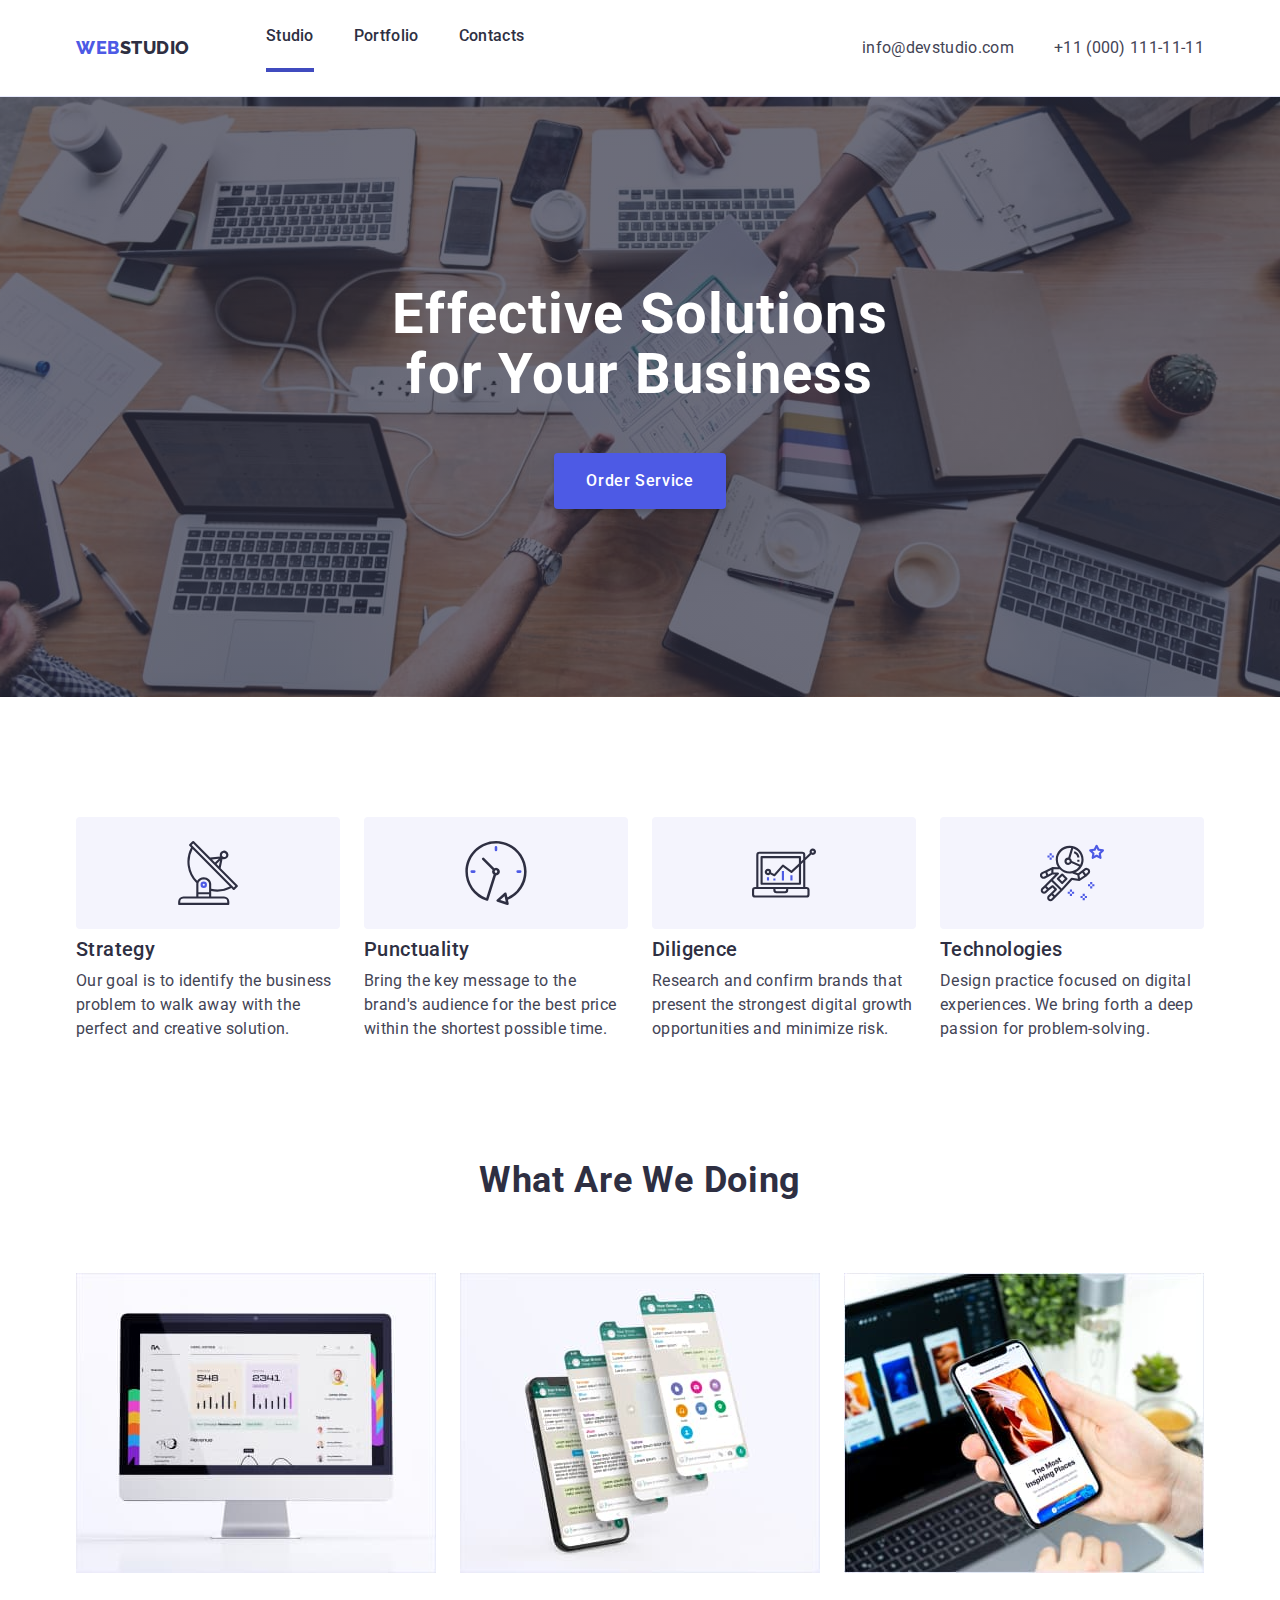
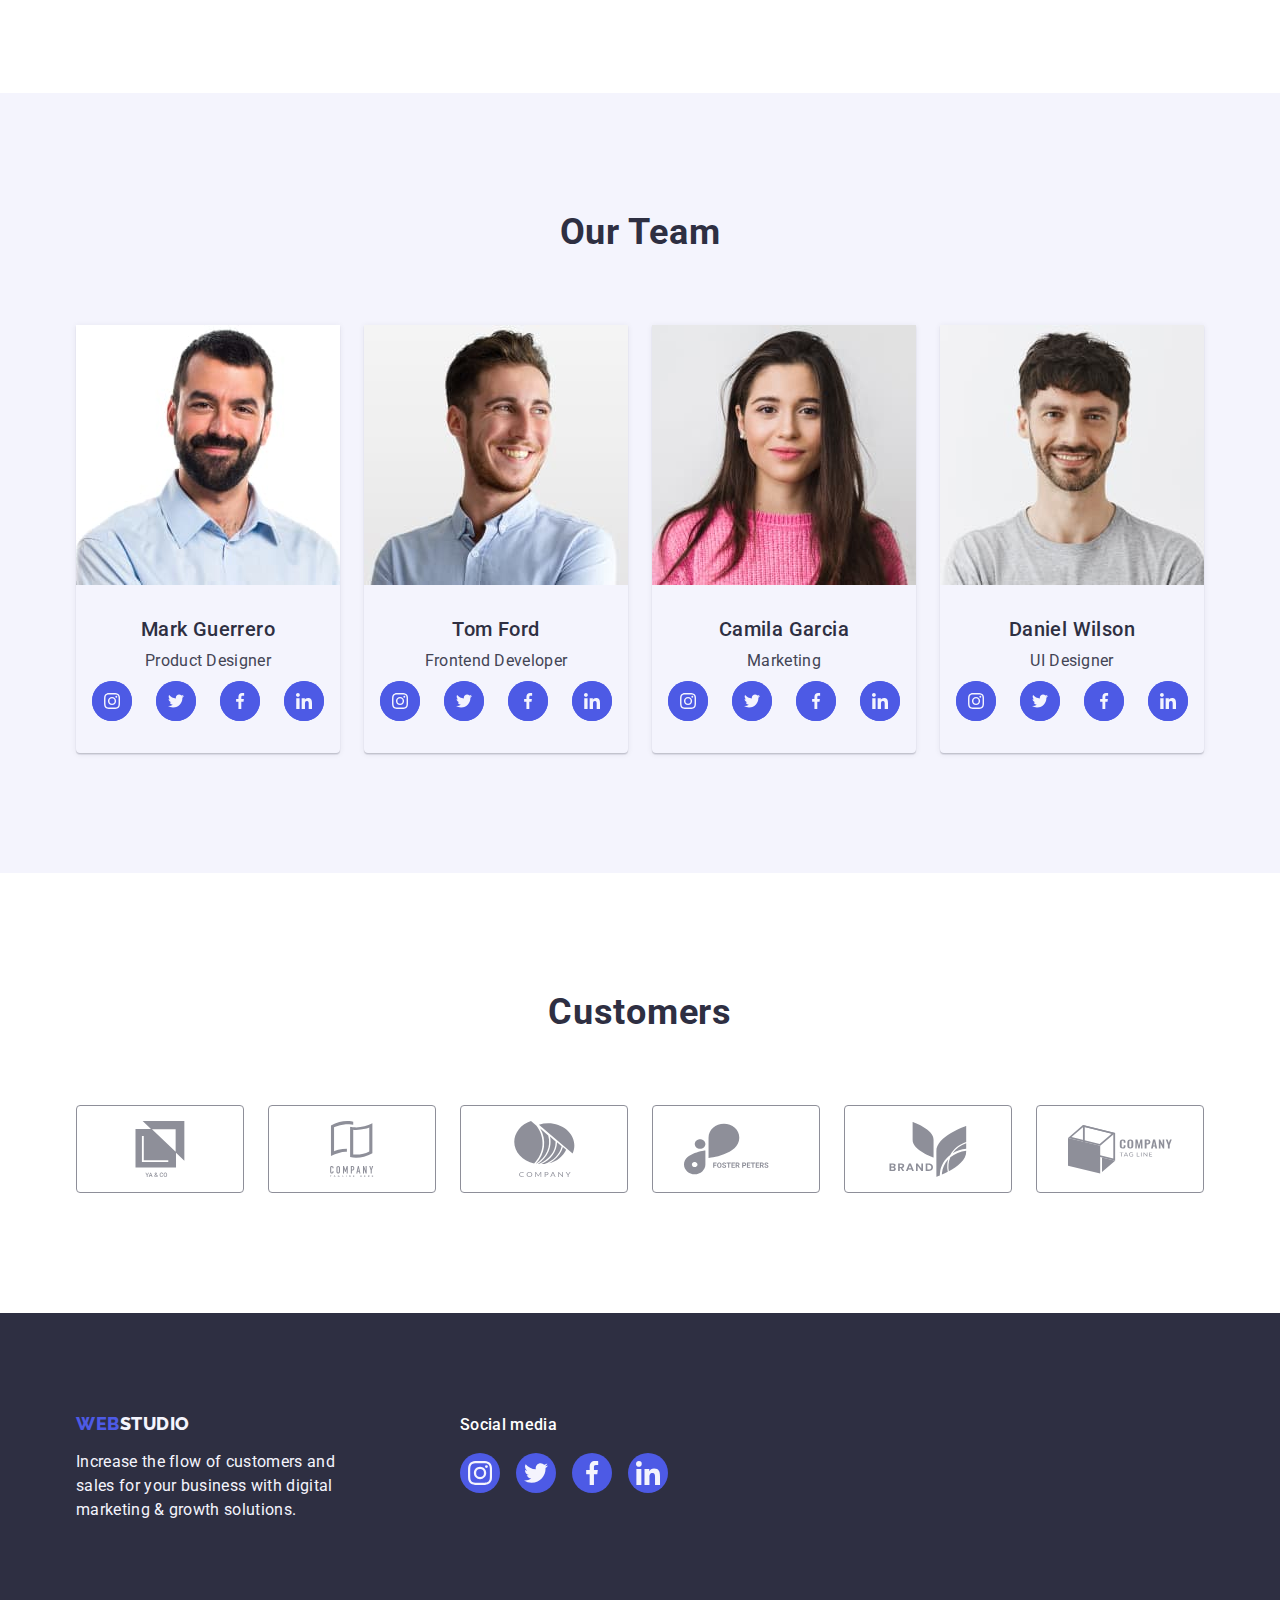
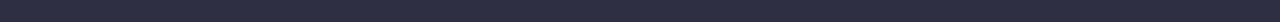
<file: index.html>
<!DOCTYPE html>
<html lang="en">
  <head>
    <meta charset="UTF-8" />
    <meta http-equiv="X-UA-Compatible" content="IE=edge" />
    <meta name="viewport" content="width=device-width, initial-scale=1.0" />
    <title>Webstudio</title>

    <link rel="preconnect" href="https://fonts.googleapis.com">
    <link rel="preconnect" href="https://fonts.gstatic.com" crossorigin>
    <link href="https://fonts.googleapis.com/css2?family=Raleway:wght@800&family=Roboto:wght@400;500;700;900&display=swap" rel="stylesheet">
    
    <link rel="stylesheet" href="https://cdnjs.cloudflare.com/ajax/libs/modern-normalize/2.0.0/modern-normalize.min.css">

    <link rel="stylesheet" href="./css/styles.css">
  </head>
  <body>

    <!-- header -->
    <header  class="hedear-border">
      <div class="container header-nav">

        <nav class="nav-nav" >
        <a href="./index.html" class="logo link">Web<span class="logo-blak">Studio</span></a>
        <ul class="list nav-item">
          <li class="item item-after"><a href="./index.html" class="link-link link">Studio</a></li>
          <li class="item"><a href="./portfolio.html" class="link-link  link">Portfolio</a></li>
          <li class="item"><a href="" class="link-link  link">Contacts</a></li>
        </ul>
      </nav>
   

      <address class="address ">
        <ul class="list address-item">
          <li class="item"><a href="mailto:info@devstudio.com" class="address  link">info@devstudio.com</a></li>
          <li class="item"><a href="tel:+110001111111" class="address link">+11 (000) 111-11-11</a></li>
        </ul>
      </address>

     </div>
    </header>
    <!-- main -->
    <main>

      <!-- section1 -->
      
      <section class="hero section-hero">
        <div class="container">
        <h1 class="header">Effective Solutions for Your Business</h1>

        <button type="button" class="button pointer ">Order Service</button>
      </div >
    </section>
      

      <!-- section2 Our operating principles -->
      
      <section class="section-principles">
        <div class="container">
       
          <h2 class="header-two" hidden>Our operating principles</h2>
        <ul class="list principles">
          <li class="item-principiles">
              <div class="principles-icon-back list principles-flex">
                <svg  width="64" height="64">
                  <use  href="./images/icons.svg#icon-antenna-1" >
                  </use>
                 </svg>
               </div>
            <h3 class="header-three header-principelis">Strategy</h3>
            <p class="text">
              Our goal is to identify the business problem to walk away with the
              perfect and creative solution.
            </p>
          </li>

          <li class="item-principiles">
            <div class="principles-icon-back list principles-flex">
              <svg  width="64" height="64">
               <use href="./images/icons.svg#icon-clock-1" >
               </use>
              </svg>
            </div>
            <h3 class="header-three header-principelis">Punctuality</h3>
            <p class="text">
              Bring the key message to the brand's audience for the best price
              within the shortest possible time.
            </p>
          </li>

          <li class="item-principiles">
            <div class="principles-icon-back list principles-flex">
              <svg  width="64" height="64">
               <use href="./images/icons.svg#icon-diagram-1" >
               </use>
              </svg>
            </div>
            <h3 class="header-three header-principelis">Diligence</h3>
            <p class="text">
              Research and confirm brands that present the strongest digital
              growth opportunities and minimize risk.
            </p>
          </li>

          <li class="item-principiles">
            <div class="principles-icon-back list principles-flex">
              <svg  width="64" height="64">
               <use href="./images/icons.svg#icon-astronaut-1" >
               </use>
              </svg>
            </div>
            <h3 class="header-three header-principelis">Technologies</h3>
            <p class="text">
              Design practice focused on digital experiences. We bring forth a
              deep passion for problem-solving.
            </p>
          </li>
        </ul> 

      </div>
      </section>

      <!-- section 3 What are we doing -->
      <section class="section-what">
      <div class="container">
        <h2 class="header-twoo header-twoo-text">What are we doing</h2>
        <ul class="list what">
          <li class="what-li">
            <img src="./images/monitor_1.jpg" alt="monitor" width="360" />
          </li>
          <li class="what-li">
            <img src="./images/pages_1.jpg" alt="phone pages" width="360" />
          </li>
          <li class="what-li">
            <img src="./images/picture_1.jpg" alt="picture on the phone" width="360" />
          </li>
        </ul>
        </div>
      </section>

      <!-- section 4 Our Team -->
      <section class="section-team">
      <div class="container">
      
        <h2 class="header-twoo header-twoo-text">Our Team</h2>
        <ul class="list team-team">
          <li class="team">
            <img src="./images/Mark_1.jpg" alt="Mark Guerrero" width="264" />

            <div class="section-four">
            <h3 class="header-three text-team-li">Mark Guerrero</h3>
            <p class="text text-team">Product Designer</p>

            <ul class="list team-flex">
              <li class="style">
                <a href="" class="team-icon-back">
                  <svg class="icon-fill" width="16" height="16">
                    <use href="./images/icons.svg#icon-instagram" >
                    </use>
                  </svg>
                </a>
              </li>
              <li class="style">
                <a href="" class="team-icon-back">
                  <svg class="icon-fill" width="16" height="16">
                    <use href="./images/icons.svg#icon-twitter" >
                    </use>
                  </svg>
                </a>
              </li>
              <li class="style">
                <a href="" class="team-icon-back">
                  <svg class="icon-fill" width="16" height="16">
                    <use href="./images/icons.svg#icon-facebook" >
                    </use>
                  </svg>
                </a>
              </li>
              <li class="style">
                <a href="" class="team-icon-back" >
                  <svg class="icon-fill" width="16" height="16">
                    <use href="./images/icons.svg#icon-linkedin" >
                    </use>
                  </svg>
                </a>
              </li>
            </ul>
            </div>
          </li>

          <li class="team">
            <img src="./images/Tom_1.jpg" alt="Tom Ford" width="264" />

           <div class="section-four">
            <h3 class="header-three text-team-li">Tom Ford</h3>
            <p class="text text-team">Frontend Developer</p>

            <ul class="list team-flex">
              <li class="style">
                <a href="" class="team-icon-back">
                  <svg class="icon-fill" width="16" height="16">
                    <use href="./images/icons.svg#icon-instagram" >
                    </use>
                  </svg>
                </a>
              </li>
              <li class="style">
                <a href="" class="team-icon-back">
                  <svg class="icon-fill" width="16" height="16">
                    <use href="./images/icons.svg#icon-twitter" >
                    </use>
                  </svg>
                </a>
              </li>
              <li class="style">
                <a href="" class="team-icon-back">
                  <svg class="icon-fill" width="16" height="16">
                    <use href="./images/icons.svg#icon-facebook" >
                    </use>
                  </svg>
                </a>
              </li>
              <li class="style">
                <a href="" class="team-icon-back">
                  <svg class="icon-fill" width="16" height="16">
                    <use href="./images/icons.svg#icon-linkedin" >
                    </use>
                  </svg>
                </a>
              </li>
            </ul>
            </div>
          </li>

          <li class="team">
            <img src="./images/Camila_1.jpg" alt="Camila Garcia" width="264" />

            <div class="section-four">
            <h3 class="header-three text-team-li">Camila Garcia</h3>
            <p class="text text-team">Marketing</p>
        
            <ul class="list team-flex">
              <li class="style">
                <a href="" class="team-icon-back">
                  <svg class="icon-fill" width="16" height="16">
                    <use href="./images/icons.svg#icon-instagram" >
                    </use>
                  </svg>
                </a>
              </li>
              <li class="style">
                <a href="" class="team-icon-back">
                  <svg class="icon-fill" width="16" height="16">
                    <use href="./images/icons.svg#icon-twitter" >
                    </use>
                  </svg>
                </a>
              </li>
              <li class="style">
                <a href="" class="team-icon-back">
                  <svg class="icon-fill" width="16" height="16">
                    <use href="./images/icons.svg#icon-facebook" >
                    </use>
                  </svg>
                </a>
              </li>
              <li class="style">
                <a href="" class="team-icon-back">
                  <svg class="icon-fill" width="16" height="16">
                    <use href="./images/icons.svg#icon-linkedin" >
                    </use>
                  </svg>
                </a>
              </li>
            </ul>
          </div>
          </li>

          <li class="team">
            <img src="./images/Daniel_1.jpg" alt="Daniel Wilson" width="264" />

            <div class="section-four">
            <h3 class="header-three text-team-li">Daniel Wilson</h3>
            <p class="text text-team">UI Designer</p>

            <ul class="list team-flex">
              <li class="style">
                <a href="" class="team-icon-back">
                  <svg class="icon-fill" width="16" height="16">
                    <use href="./images/icons.svg#icon-instagram" >
                    </use>
                  </svg>
                </a>
              </li>
              <li class="style">
                <a href="" class="team-icon-back">
                  <svg class="icon-fill" width="16" height="16">
                    <use href="./images/icons.svg#icon-twitter" >
                    </use>
                  </svg>
                </a>
              </li>
              <li class="style">
                <a href="" class="team-icon-back">
                  <svg class="icon-fill" width="16" height="16">
                    <use href="./images/icons.svg#icon-facebook" >
                    </use>
                  </svg>
                </a>
              </li>
              <li class="style">
                <a href="" class="team-icon-back">
                  <svg class="icon-fill" width="16" height="16">
                    <use href="./images/icons.svg#icon-linkedin" >
                    </use>
                  </svg>
                </a>
              </li>
            </ul>
          </div>
        </li>
      </ul>
      </div>
    </section>
    
    
    <!-- section 5 -->
    
    <section class="section-customer">
      <div class="container">
        <h2 class="text-customer">Customers</h2>
        <ul class="list customer-flex">
          <li class="customer-icon">
            <a href="" class="customer-flex-icon">
            <svg  class="icon-hover" width="104" height="56" >
              <use  href="./images/icons.svg#icon-group" >
              </use>
            </svg>
          </a>
          </li>
          <li class="customer-icon">
            <a href="" class="customer-flex-icon">
            <svg class="icon-hover" width="104" height="56" >
              <use href="./images/icons.svg#icon-group-1" >
              </use>
            </svg>
          </a>
          </li>
          <li class="customer-icon">
            <a href="" class="customer-flex-icon">
            <svg class="icon-hover" width="104" height="56">
              <use href="./images/icons.svg#icon-group-2" >
              </use>
            </svg>
          </a>
          </li>
          <li class="customer-icon">
            <a href="" class="customer-flex-icon">
            <svg class="icon-hover" width="104" height="56">
              <use  href="./images/icons.svg#icon-group-3" >
              </use>
            </svg>
          </a>
          </li>
          <li class="customer-icon">
            <a href="" class="customer-flex-icon">
            <svg class="icon-hover" width="104" height="56">
              <use href="./images/icons.svg#icon-group-4" >
              </use>
            </svg>
          </a>
          </li>
          <li class="customer-icon">
            <a href="" class="customer-flex-icon">
            <svg class="icon-hover" width="104" height="56">
              <use href="./images/icons.svg#icon-group-5" >
              </use>
            </svg>
          </a>
          </li>
        </ul>


      </div>

    </section>
    </main>


    <!-- footer -->
    
    <footer class="footer">
   <div class="container footer-flex-main"> 
    
    <div class="media-second">
      <a href="./index.html" class="logo link logo-item">Web<span class="logo-footer">Studio</span></a>

      <p class="text-footer">
        Increase the flow of customers and sales for your business with digital
        marketing & growth solutions.
      </p>
    </div>
    <div >
      <p class="media" >Social media</p>

      <ul class="list footer-flex-second">
        
        <li class="footer-icon-back-li">
          <a href="" class="footer-icon-back ">
            <svg class="footer-icon-hover" width="24" height="24">
              <use href="./images/icons.svg#icon-instagram" >
              </use>
            </svg>
          </a>
        </li>
        <li class="footer-icon-back-li">
          <a href="" class="footer-icon-back ">
            <svg class="footer-icon-hover" width="24" height="24">
              <use href="./images/icons.svg#icon-twitter" >
              </use>
            </svg>
          </a>
        </li>
        <li class="footer-icon-back-li">
          <a href="" class="footer-icon-back ">
            <svg class="footer-icon-hover" width="24" height="24">
              <use href="./images/icons.svg#icon-facebook" >
              </use>
            </svg>
          </a>
        </li>
        <li class="footer-icon-back-li">
          <a href="" class="footer-icon-back ">
            <svg class="footer-icon-hover" width="24" height="24">
              <use href="./images/icons.svg#icon-linkedin" >
              </use>
            </svg>
          </a>
        </li>
       </ul>
    </div>
   
  </div>
    </footer>

  </body>
</html>
</file>
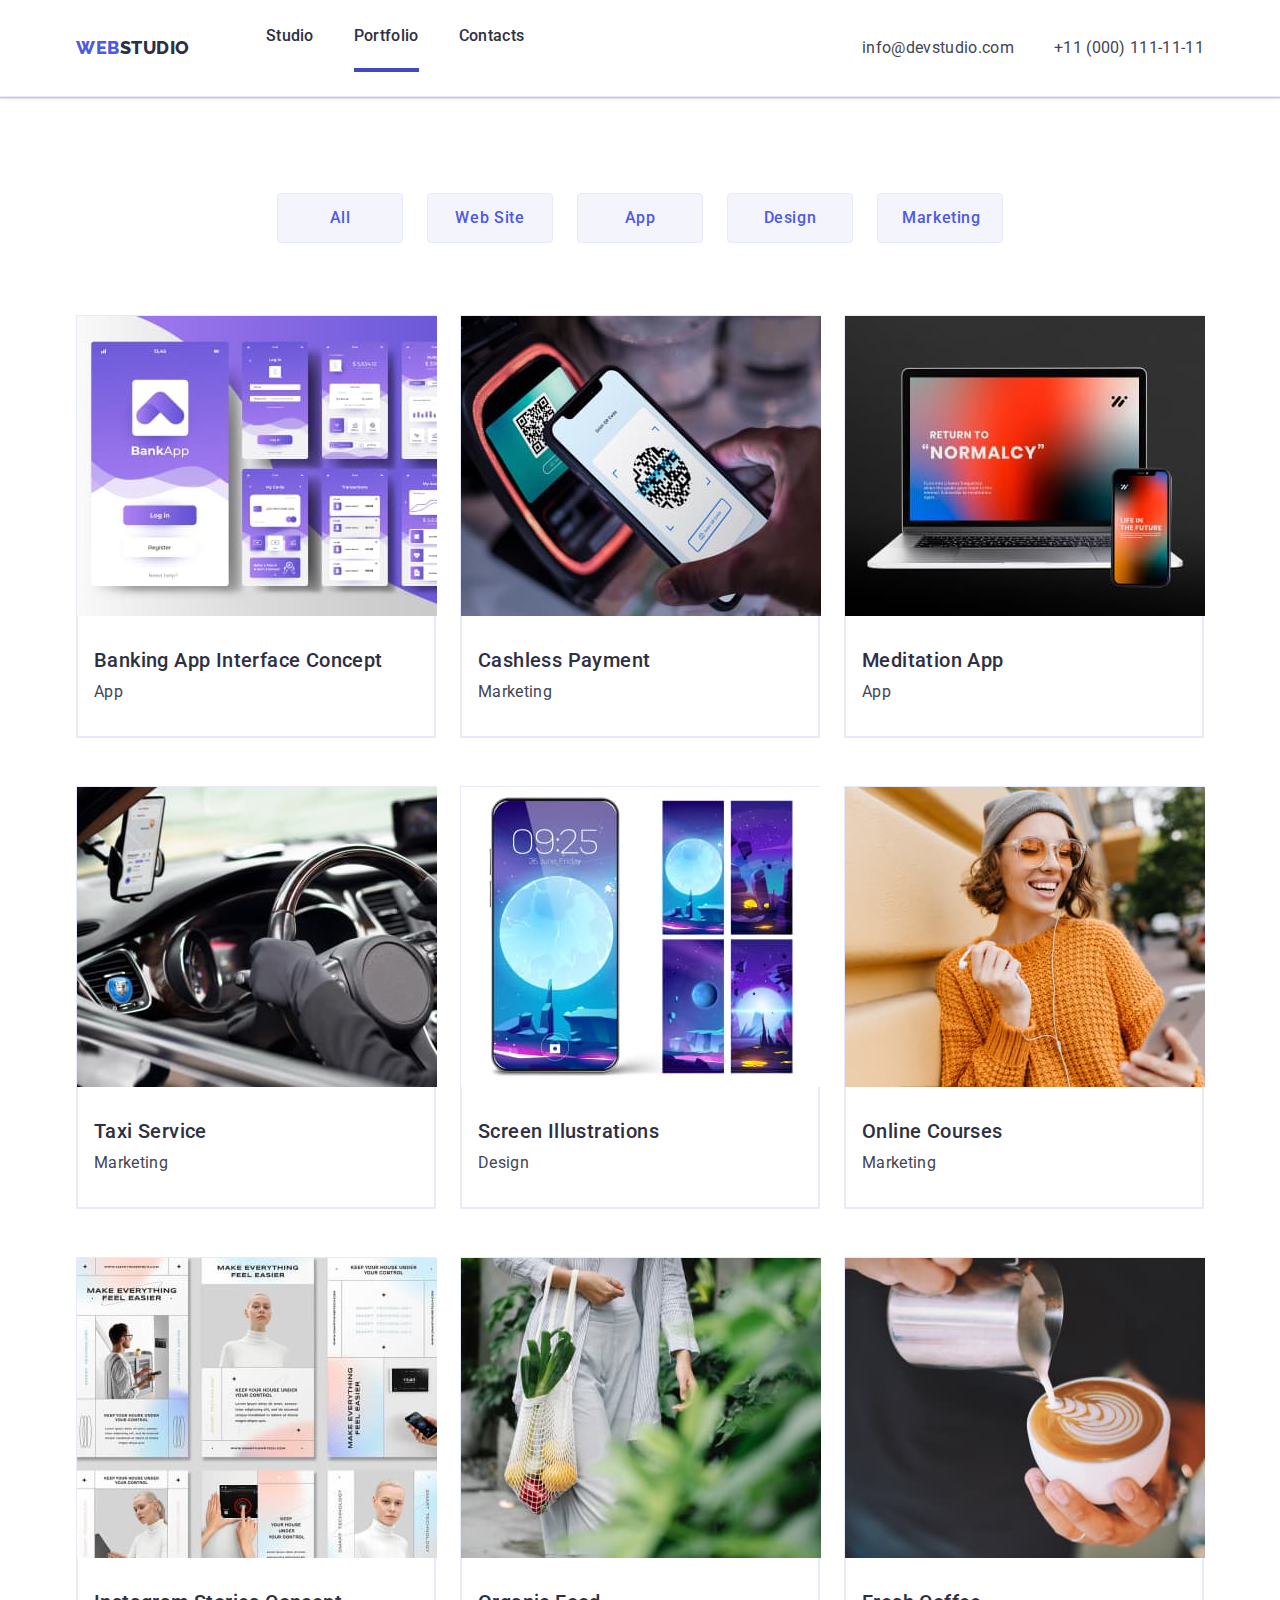
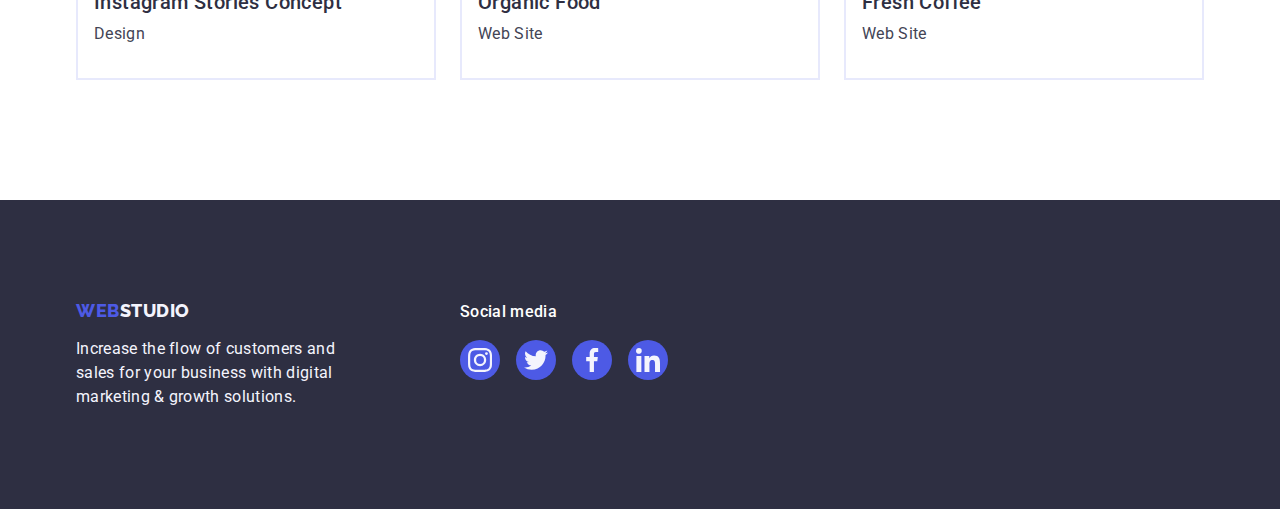
<file: portfolio.html>
<!DOCTYPE html>
<html lang="en">
  <head>
    <meta charset="UTF-8" />
    <meta http-equiv="X-UA-Compatible" content="IE=edge" />
    <meta name="viewport" content="width=device-width, initial-scale=1.0" />
    <title>WebStudio</title>
    
    <link rel="preconnect" href="https://fonts.googleapis.com">
    <link rel="preconnect" href="https://fonts.gstatic.com" crossorigin>
    <link href="https://fonts.googleapis.com/css2?family=Raleway:wght@800&family=Roboto:wght@400;500;700;900&display=swap" rel="stylesheet">

    <link rel="stylesheet" href="https://cdnjs.cloudflare.com/ajax/libs/modern-normalize/2.0.0/modern-normalize.min.css">

    <link rel="stylesheet" href="./css/styles.css">

  </head>
  <body>
    <!-- header -->
    <header  class="hedear-border">
      <div class="container header-nav">

        <nav class="nav-nav" >
        <a href="./index.html" class="logo link">Web<span class="logo-blak">Studio</span></a>
        <ul class="list nav-item">
          <li class="item"><a href="./index.html" class="link-link  link">Studio</a></li>
          <li class="item item-after"><a href="./portfolio.html" class="link-link  link">Portfolio</a></li>
          <li class="item"><a href="" class="link-link  link">Contacts</a></li>
        </ul>
      </nav>
   

      <address class="address ">
        <ul class="list address-item">
          <li class="item"><a href="mailto:info@devstudio.com" class="address  link">info@devstudio.com</a></li>
          <li class="item"><a href="tel:+110001111111" class="address  link">+11 (000) 111-11-11</a></li>
        </ul>
      </address>

     </div>
    </header>
    
    <!-- main -->
    <main>

      <section class="section-portfolio">
      <div class="container">
        <h1 hidden>Portfolio</h1>
        <ul class="list btn-li">
          <li >
            <button type="button" class="btn-portfolio pointer">All</button>
          </li>
          <li >
            <button type="button" class="btn-portfolio pointer">Web Site</button>
          </li>
          <li >
            <button type="button" class="btn-portfolio pointer">App</button>
          </li>
          <li >
            <button type="button" class="btn-portfolio pointer">Design</button>
          </li>
          <li >
            <button type="button" class="btn-portfolio pointer">Marketing</button>
          </li>
        </ul>
     
        <ul class="list flex-container-li">
            <li class="flex-element">
              <a href=""  class="link main-hover">
                
                <img  src="./images/banking1.jpg" alt="bankapp" width="360">
              
                <div class="item-style"> 
                <h2 class="header-three text-portfolio">Banking App Interface Concept</h2>
               <p class="text text-portfolio-li">App</p>
              </div>
            </a>
            </li>
            
            <li class="flex-element">
              <a href="" class="link main-hover">
                <img  src="./images/cashless1.jpg" alt="cashless" width="360">
               
                <div class="item-style"> 
                <h2 class="header-three text-portfolio">Cashless Payment</h2>
                <p class="text text-portfolio-li">Marketing</p>
                </div>
              </a>
            </li>

            <li class="flex-element">
              <a href=""  class="link main-hover">
                <img  src="./images/meditation1.jpg" alt="return_to_normalcy" width="360">

                <div class="item-style"> 
            <h2 class="header-three text-portfolio">Meditation App</h2>
            <p class="text text-portfolio-li">App</p>
              </div>
          </a>
            </li>
       
            <li class="flex-element"> 
                <a href=""  class="link main-hover">
                  <img  src="./images/taxi1.jpg" alt="taxi" width="360">

                  <div class="item-style"> 
                <h2 class="header-three text-portfolio">Taxi Service</h2>
                <p class="text text-portfolio-li">Marketing</p>
              </div>
              </a>
            </li>

            <li class="flex-element">
              <a href="" class="link main-hover">
                <img  src="./images/screen1.jpg" alt="screen" width="360">

                <div class="item-style"> 
                <h2 class="header-three text-portfolio">Screen Illustrations</h2>
                <p class="text text-portfolio-li">Design</p>
                </div>
              </a>
            </li>

            <li class="flex-element">
              <a href=""  class="link main-hover">
                <img  src="./images/online1.jpg" alt="girl_talking_online" width="360">

                <div class="item-style"> 
                <h2 class="header-three text-portfolio">Online Courses</h2>
                <p class="text text-portfolio-li">Marketing</p>
                </div>
              </a>
            </li>
       
            <li class="flex-element">
              <a href=""  class="link main-hover">
                <img  src="./images/instagram1.jpg" alt="instagram_stories" width="360">

                <div class="item-style"> 
                <h2 class="header-three text-portfolio">Instagram Stories Concept</h2>
                <p class="text text-portfolio-li">Design</p>
                </div>
              </a>
                
            </li>
            <li class="flex-element">
              <a href=""  class="link main-hover">
                <img  src="./images/organic1.jpg" alt="organic_food" width="360">

                <div class="item-style"> 
                <h2 class="header-three text-portfolio">Organic Food</h2>
                <p class="text text-portfolio-li">Web Site</p>
                </div>
              </a>
            </li>

            <li class="flex-element">
              <a href=""  class="link main-hover">
                <img  src="./images/coffe1.jpg" alt="coffe" width="360">

                <div class="item-style"> 
                <h2 class="header-three text-portfolio">Fresh Coffee</h2>
                <p class="text text-portfolio-li">Web Site</p>
                </div>
              </a>
            </li>
        </ul>
      </div>
      </section>
    </main>

    <!-- footer -->
    <footer class="footer">
      <div class="container footer-flex-main"> 
       
       <div class="media-second">
         <a href="./index.html" class="logo link logo-item">Web<span class="logo-footer">Studio</span></a>
   
         <p class="text-footer">
           Increase the flow of customers and sales for your business with digital
           marketing & growth solutions.
         </p>
       </div>
       <div >
         <p class="media" >Social media</p>
   
         <ul class="list footer-flex-second">
           
           <li class="footer-icon-back-li">
             <a href="" class="footer-icon-back ">
               <svg class="footer-icon-hover" width="24" height="24">
                 <use href="./images/icons.svg#icon-instagram" >
                 </use>
               </svg>
             </a>
           </li>
           <li class="footer-icon-back-li">
             <a href="" class="footer-icon-back ">
               <svg class="footer-icon-hover" width="24" height="24">
                 <use href="./images/icons.svg#icon-twitter" >
                 </use>
               </svg>
             </a>
           </li>
           <li class="footer-icon-back-li">
             <a href="" class="footer-icon-back ">
               <svg class="footer-icon-hover" width="24" height="24">
                 <use href="./images/icons.svg#icon-facebook" >
                 </use>
               </svg>
             </a>
           </li>
           <li class="footer-icon-back-li">
             <a href="" class="footer-icon-back ">
               <svg class="footer-icon-hover" width="24" height="24">
                 <use href="./images/icons.svg#icon-linkedin" >
                 </use>
               </svg>
             </a>
           </li>
          </ul>
       </div>
      
     </div>
       </footer>
   
     </body>
   </html>
</file>
<file: css/styles.css>
* {
    box-sizing: border-box;
}


:root { --address-color: #434455; 
    --background-main: #FFFFFF;
    --logo-color:#2E2F42;
    --link-color:#4D5AE5;
    --hover-color:#404BBF;
    --background-section: #F4F4FD;
    --border-color: #E7E9FC;
    --backgraund-icon: #8e8f99;
    
}

p,h1,h2,h3,h4,h5,h6,ul,ol {
    margin: 0;
    padding: 0;
}

img {
    display: block;
}

body {
   font-family: "Roboto", sans-serif;
   color: var(--address-color);
   background: var(--background-main);

}

.container {
width: 1158px;
padding: 0 15px;
margin: 0 auto;
}

/* header */

.hedear-border {
    border-bottom: 1px solid #E7E9FC;
    padding-top:  24px;
    padding-bottom: 24px;
    box-shadow: 0px 2px 1px rgba(46, 47, 66, 0.08), 0px 1px 1px rgba(46, 47, 66, 0.16), 0px 1px 6px rgba(46, 47, 66, 0.08);
}

.logo-blak {
font-family: "Raleway", sans-serif;
font-style: normal;
font-weight: 800;
font-size: 18px;
line-height: 1.17;

/* display: flex; align-items: center;*/

letter-spacing: 0.03em;
text-transform: uppercase;

color: var(--logo-color);

text-decoration: none;

}

.logo {
font-family: "Raleway", sans-serif;
font-style: normal;
font-weight: 800;
font-size: 18px;
line-height: 1.17;

margin-right: 76px;

/* display: flex; 
align-items: center;*/

letter-spacing: 0.03em;
text-transform: uppercase;

color: var(--link-color);
}

.link {text-decoration: none;

}

.list {
    list-style: none;
}

.nav-nav {
    display: flex;
    align-items: center;
}

.nav-item {
    display: flex;
}

.nav-item .item {
    margin-right: 40px;
}

.nav-item .item:last-child {
margin-right: 0;
    }

.link-link {
padding: 24px 0;

    font-weight: 500;
    font-size: 16px;
    line-height: 1.5;
  
    letter-spacing: 0.02em;
      
    color: var(--logo-color);
 
    transition-property: color;
    transition-duration: 250ms;
    transition-timing-function: cubic-bezier(0.4, 0, 0.2, 1);
}
 
.link-link:hover,
.link-link:focus {
    color:var(--hover-color);}



    .item-after::after {
    display: block;
    margin-top: 20px;
    content: "";
    width: 100%;
    height: 4px;
    background-color: var(--hover-color);

}
.address-item {
    display: flex;
    gap: 40px;
}

/* .address-item .item+.item {
    margin-left: 40px;
} */

.header-nav {
    display: flex;
    align-items: center;
     /* padding-top: 24px;  */
     /* padding-bottom: 24px; */
    
}
.address {
margin-left: auto;
/* padding-top: 24px; 
padding-bottom: 24px; */

font-family: "Roboto", sans-serif;
font-style: normal;
font-weight: 400;
font-size: 16px;
line-height: 1.5;

letter-spacing: 0.02em;

color:  var(--address-color);

transition-property: color;
transition-duration: 250ms;
transition-timing-function: cubic-bezier(0.4, 0, 0.2, 1);

}

.address:hover,
.address:focus {
color:var(--hover-color);
}

/* main */

/* section1 */
.header {
    font-weight: 700;
    font-size: 56px;
    line-height: 1.07;
    
    text-align: center;
    letter-spacing: 0.02em;
    
    text-align: center;

    color: var(--background-main);

    max-width: 496px;

    margin: 0 auto;
    
    margin-bottom: 48px;
}

.section-hero {
    background-size: cover;

    padding-top: 188px;
    padding-bottom: 188px;
}

.hero {
/* background: var(--logo-color); */
          
    background-color: #2E2F42;
    background-image: linear-gradient(rgba(46, 47, 66, 0.7), rgba(46, 47, 66, 0.7)),  
                      url(../images/office_1.jpg);
    background-repeat: no-repeat;
    background-position: center;
    background-size: cover;
    max-width: 1440px;

text-align: center;
}



.button {
    min-width: 169px;
    padding: 16px 32px;
    height: 56px;

background: var(--link-color);
box-shadow: 0px 4px 4px rgba(0, 0, 0, 0.15);

border-radius: 4px;
font-family: "Roboto", sans-serif;
font-style: normal;
font-weight: 500;
font-size: 16px;
line-height: 1.5;

letter-spacing: 0.04em;

text-align: center;
border: none;
color: var(--background-main);

transition-property: background, box-shadow, color;
transition-duration: 250ms;
transition-timing-function: cubic-bezier(0.4, 0, 0.2, 1);

}

.button:hover,
.button:focus {
background: var(--hover-color);
box-shadow: 0px 4px 4px rgba(0, 0, 0, 0.15);
border-radius: 4px;

color: var(--background-main);
}
/* section2 */

.section-principles {
    padding-top: 120px;
    padding-bottom: 120px;
}
 
.principles-flex {
    display: flex;
    gap: 24px;
    align-items: center;
    justify-content: center;
}

.principles-icon-back {
   
width: 264px;
height: 112px;

background: var(--background-section);
border-radius: 4px;

margin-bottom: 8px;


}


.principles {
    display: flex;
}

.item-principiles {
    width: 264px;
  margin-right: 24px;
}

.item-principiles:last-child {
    margin-right: 0;
}

.header-principelis {
    display: block;
    margin-bottom: 8px;
}

.header-three {
font-weight: 500;
font-size: 20px;
line-height: 1.2;

letter-spacing: 0.02em;

color: var(--logo-color);

}

.team {
    background-color: var(--background-main) 
    
    
    box-shadow: 0px 1px 6px rgba(46, 47, 66, 0.08), 0px 1px 1px rgba(46, 47, 66, 0.16), 0px 2px 1px rgba(46, 47, 66, 0.08);
    
    
    /* box-shadow: 0px 2px 1px 0px rgba(46, 47, 66, 0.08),

     0px 1px 1px 0px rgba(46, 47, 66, 0.16),

     0px 1px 6px 0px rgba(46, 47, 66, 0.08); */
}

.text {
    font-weight: 400;
    font-size: 16px;
    line-height: 1.5;
  
    letter-spacing: 0.02em;
   
    color: var(--address-color);
}

/* section 3 */

.section-what {
    padding-bottom: 120px;
}

.header-twoo {
font-weight: 700;
font-size: 36px;
line-height: 1.11;

text-align: center;
letter-spacing: 0.02em;
text-transform: capitalize;

color: var(--logo-color);

margin-left: 0 auto;
}

.header-twoo-text {
    margin-bottom: 72px
}

.what {
    display: flex; 
}

.what-li {
    margin-right: 24px;
    width: calc((100% - 48px)/3);
}


.what-li:last-child {
    margin-right: 0;
}

/* section4 */

.section-team {
background-color: var(--background-section);
padding-top: 120px;
padding-bottom: 120px;
}

.team-team {
    display: flex;
    flex-grow: 1;
    gap: 24px;
    /* width: calc((100% - 72px)/4); */
}

.team {
    border-radius: 0px 0px 4px 4px; 
    box-shadow: 0px 1px 6px rgba(46, 47, 66, 0.08), 0px 1px 1px rgba(46, 47, 66, 0.16), 0px 2px 1px rgba(46, 47, 66, 0.08);

}

.section-four {
    padding: 32px 16px 
}

.text-team-li {
    
    text-align: center;
    margin-bottom: 8px;
}

.text-team {
    
    text-align: center;
}


.team-flex {
     display: flex; 
     justify-content: center;
    margin-top: 8px;
    gap: 24px;
}

.team-icon-back, .style {
    width: 40px;
    height: 40px;  
    background-color: var(--link-color);
    border-radius: 50%;
    display: flex;
    align-items: center;
    justify-content: center;

    transition-property: background-color;
    transition-duration: 250ms;
    transition-timing-function: cubic-bezier(0.4, 0, 0.2, 1);
}

.icon-fill {
    fill: var(--background-section) ;
}
.team-icon-back:hover,
 .team-icon-back:focus {
    background-color: #404BBF;
}

/* section 5 */
.section-customer {
    padding-top: 120px;
    padding-bottom: 120px;
}


.text-customer {
 
font-family: 'Roboto';
font-style: normal;
font-weight: 700;
font-size: 36px;
line-height: 1.11;


text-align: center;
letter-spacing: 0.02em;
text-transform: capitalize;

color: var(--logo-color);

margin-bottom: 72px;

}

.customer-flex {
    display: flex;
    gap: 24px;
}


.customer-icon

.customer-flex-icon {
    height: 88px;
    width: 168px;
    border-radius: 4px;
        
    color: var(--backgraund-icon); 
    display: flex;
    align-items: center;
    justify-content: center;
    border: 1px solid #8e8f99;
    
    transition-property: color, border-color;
    transition-duration: 250ms;
    transition-timing-function: cubic-bezier(0.4, 0, 0.2, 1);
    
}

.customer-flex-icon:hover {
    border-color: #404bbf;
    color: #404bbf;
}

.customer-flex-icon:focus {
    border: 1px solid #404BBF;
    color: #404bbf;

}
.icon-hover {
    fill: currentColor;
    /* fill: #8e8f99; */

    transition-property: color, fill;
    transition-duration: 250ms;
    transition-timing-function: cubic-bezier(0.4, 0, 0.2, 1);
}

.icon-hover:hover {
    color: #404bbf;
}

.customer-flex-icon:hover .icon-hover {
    fill: #404BBF;
}  

 /* .customer-icon:hover .icon-hover {
    fill: #404BBF;
}   */




/* footer */

.footer {
background: var(--logo-color);
padding-top: 100px;
padding-bottom: 100px;
}

.logo-item {
    display: inline-block;
    margin-bottom: 16px;
}
.logo-footer {
font-family: "Raleway", sans-serif;
font-style: normal;
font-weight: 800;
font-size: 18px;
line-height: 1.17;


letter-spacing: 0.03em;
text-transform: uppercase;

color: var(--background-section);

text-decoration: none;

}

.text-footer {

width: 264px;

font-weight: 400;
font-size: 16px;
line-height:1.5;

letter-spacing: 0.02em;

color: var(--background-section);  
}

.media {
color: var(--background-main);
font-family: 'Roboto';
font-style: normal;
font-weight: 500;
font-size: 16px;
line-height: 1.5;
letter-spacing: 0.02em;

margin-bottom: 16px; 

}
.media-second {
    margin-right: 120px;
}

.footer-flex-main {
    display: flex;
    align-items: baseline;
}

.footer-flex-second {
    display: flex;
    gap: 16px;
}

.footer-icon-back {
    width: 40px;
    height: 40px;  
    background-color: var(--link-color);
    border-radius: 50%;
    display: flex;
    align-items: center;
    justify-content: center;

    transition-property: background-color;
    transition-duration: 250ms;
    transition-timing-function: cubic-bezier(0.4, 0, 0.2, 1);
}

.footer-icon-back:hover {
    background-color: #31D0AA;
} 
.footer-icon-back:focus {
    background-color: #31D0AA;
} 
.footer-icon-hover {
    fill: var(--background-section);
}


/* portfolio */

.section-portfolio {
   padding-top:  96px;
   padding-bottom:  120px;

}

.btn-li {
    display: flex;
    justify-content: center;
    gap: 24px;
    margin-bottom: 72px;
}

.btn-portfolio {
width: 126px;
padding: 12px 24px;

font-family: "Roboto", sans-serif;
font-style: normal;
font-weight: 500;
font-size: 16px;
line-height: 1.5;


text-align: center;
letter-spacing: 0.04em;

color: var(--link-color);

flex: none;
order: 0;
flex-grow: 0;

background: var(--background-section);

border: 1px solid var(--border-color);
border-radius: 4px;

transition-property: background, box-shadow, color;
transition-duration: 250ms;
transition-timing-function: cubic-bezier(0.4, 0, 0.2, 1);

}

.pointer {
    cursor: pointer;
}

.btn-portfolio:hover,
.btn-portfolio:focus {
    background: var(--hover-color);
    box-shadow: 0px 3px 1px rgba(0, 0, 0, 0.1), 0px 2px 1px rgba(0, 0, 0, 0.08), 0px 2px 2px rgba(0, 0, 0, 0.12);
    border-radius: 4px;
    border: 1px solid transparent;
    color: var(--background-main);
}

.flex-container-li {
    display: flex;
    flex-wrap: wrap;
}

.flex-element {
    width: 360px;
    margin-right: 24px;
    margin-bottom: 48px;
    border: 1px solid #E7E9FC
}

.main-hover {
    display: block;
    transition-property: box-shadow;
    transition-duration: 250ms;
    transition-timing-function: cubic-bezier(0.4, 0, 0.2, 1);
}

.main-hover:hover,
.main-hover:focus {
    box-shadow:  0px 1px 6px rgba(46, 47, 66, 0.08), 0px 1px 1px rgba(46, 47, 66, 0.16), 0px 2px 1px rgba(46, 47, 66, 0.08);
    
    border: 1px solid #F4F4FD;
}


.flex-container-li .flex-element:nth-child(3n) {
    margin-right: 0;
}

.flex-container-li .flex-element:nth-last-child(-n+3) {
    margin-bottom: 0;
}

.item-style {
   padding: 32px 16px;
   border: 1px solid #E7E9FC;
   border-top: none; 
} 

.text-portfolio {
    margin-bottom: 8px;
    /* padding-left: 16px;
    margin-top: 32px; */
}

.text-portfolio-li {
    /* padding-left: 16px;
    margin-top: 8px;
    margin-bottom: 32px;
} */
</file>
